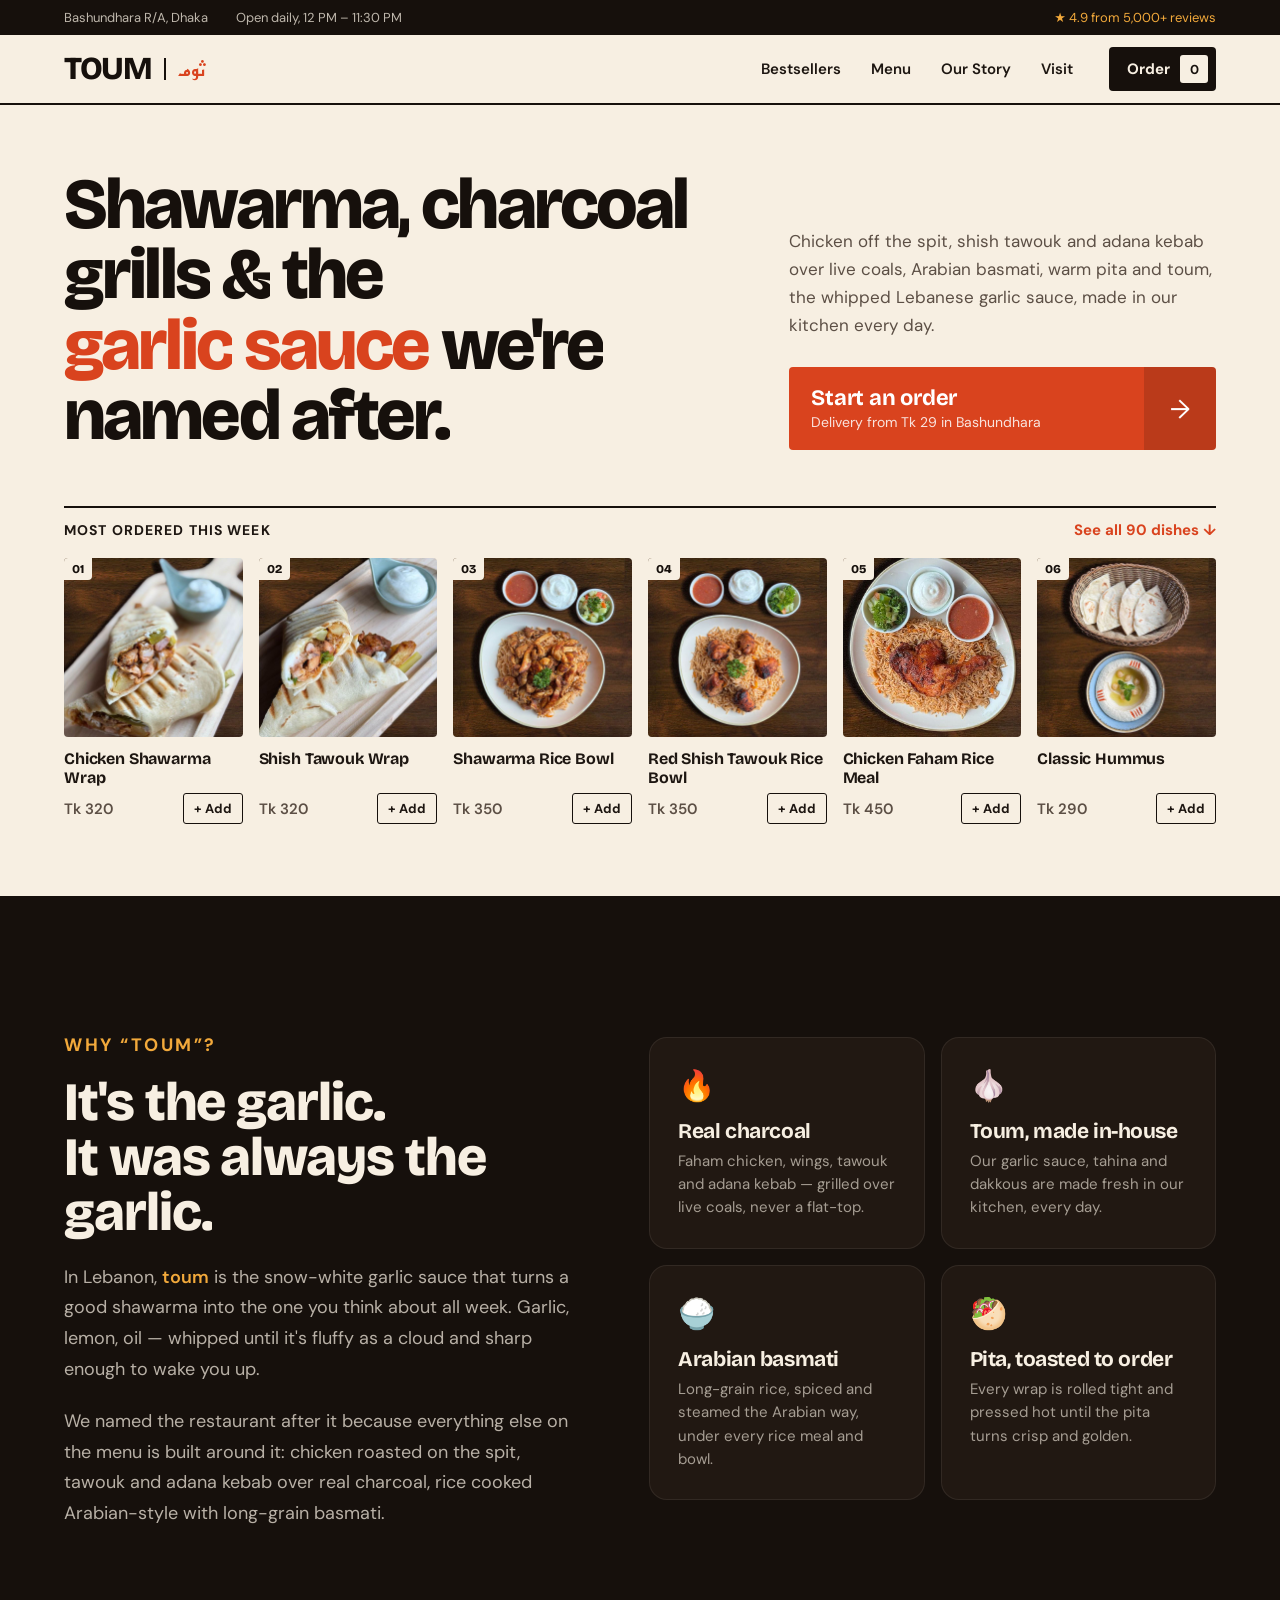
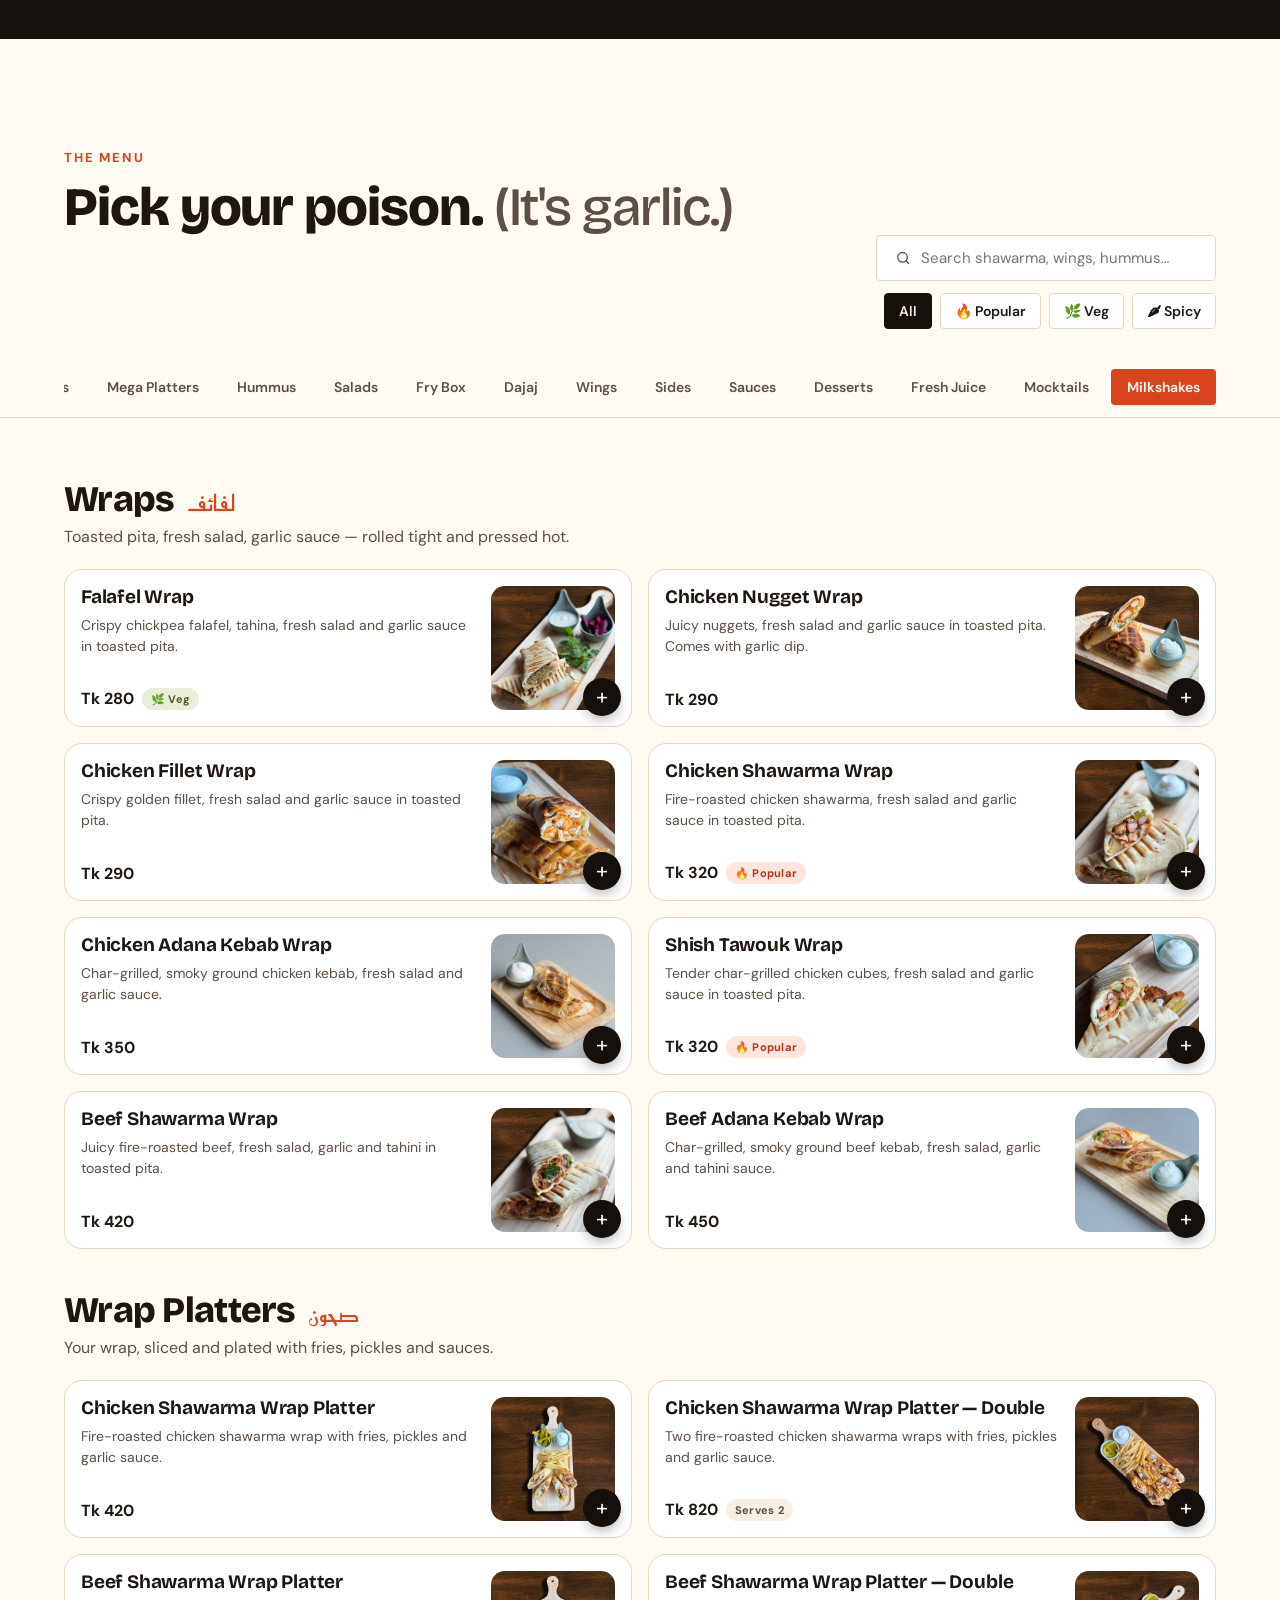
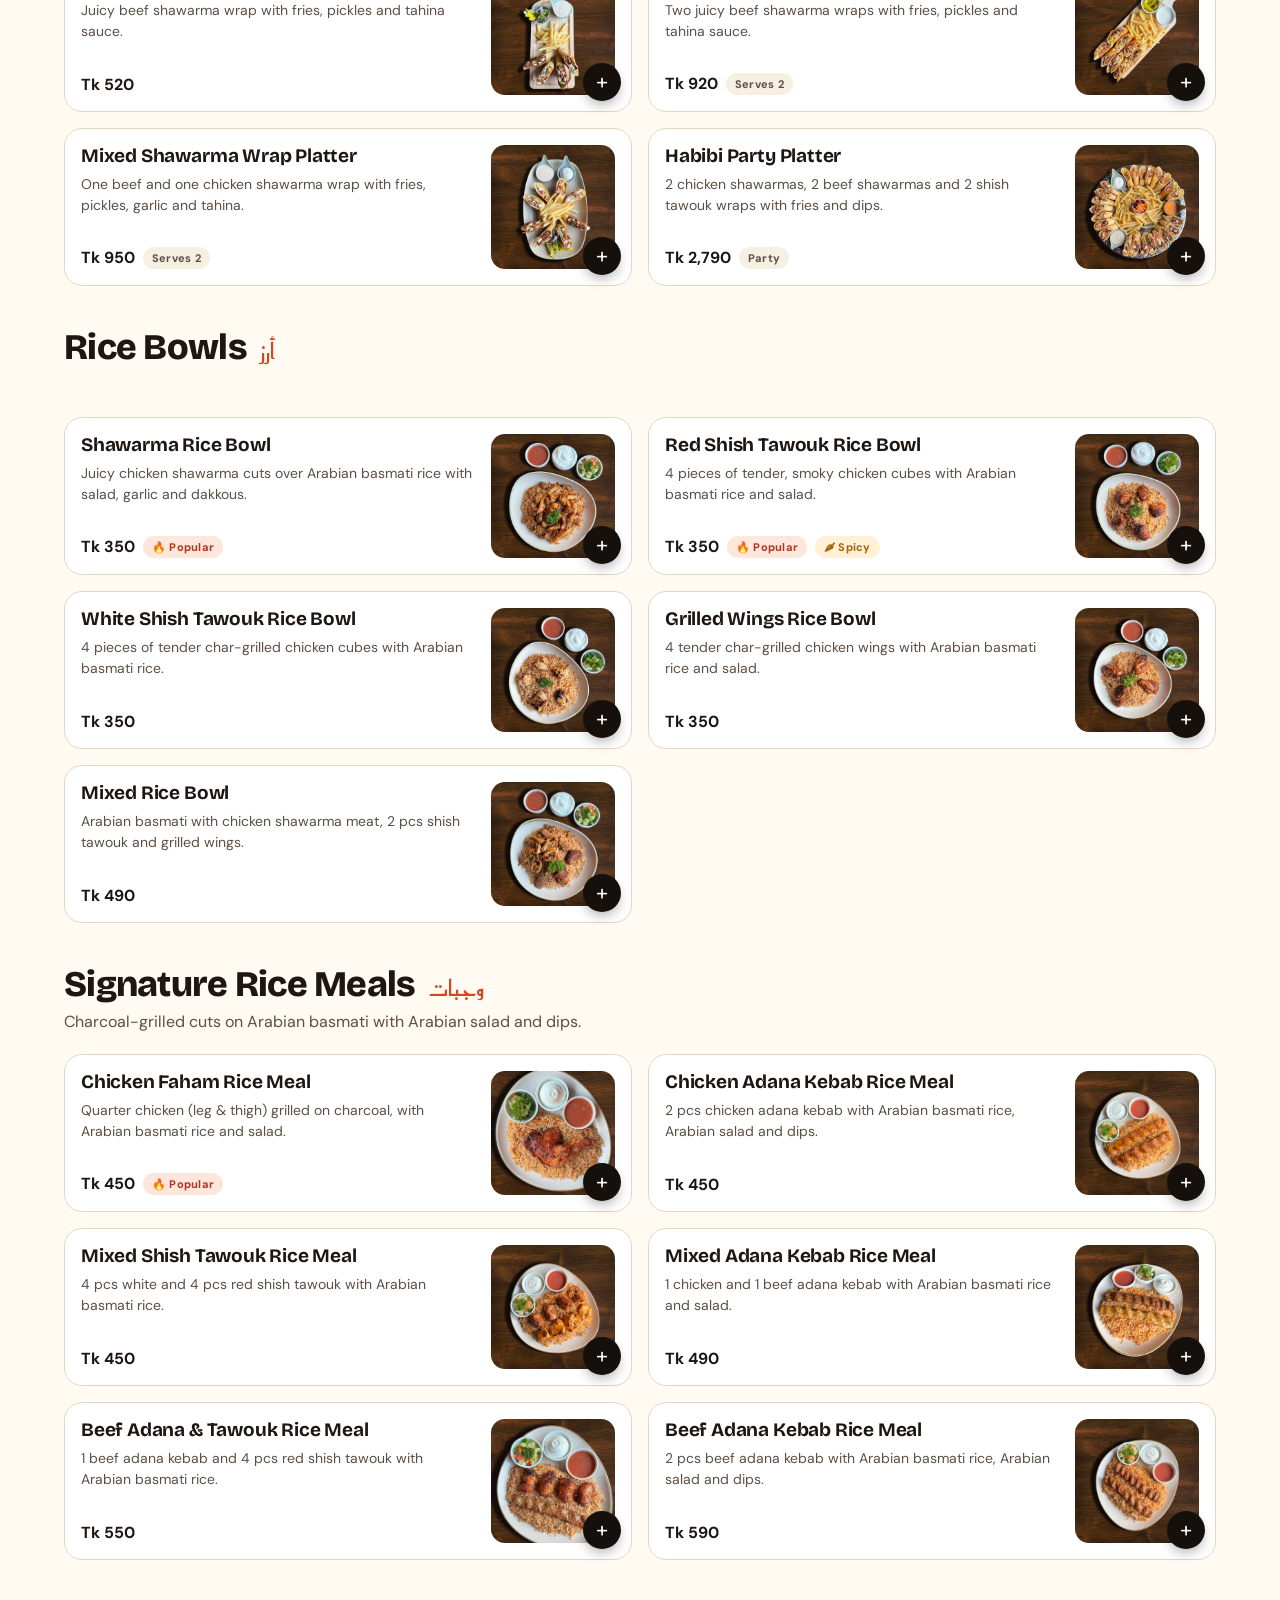
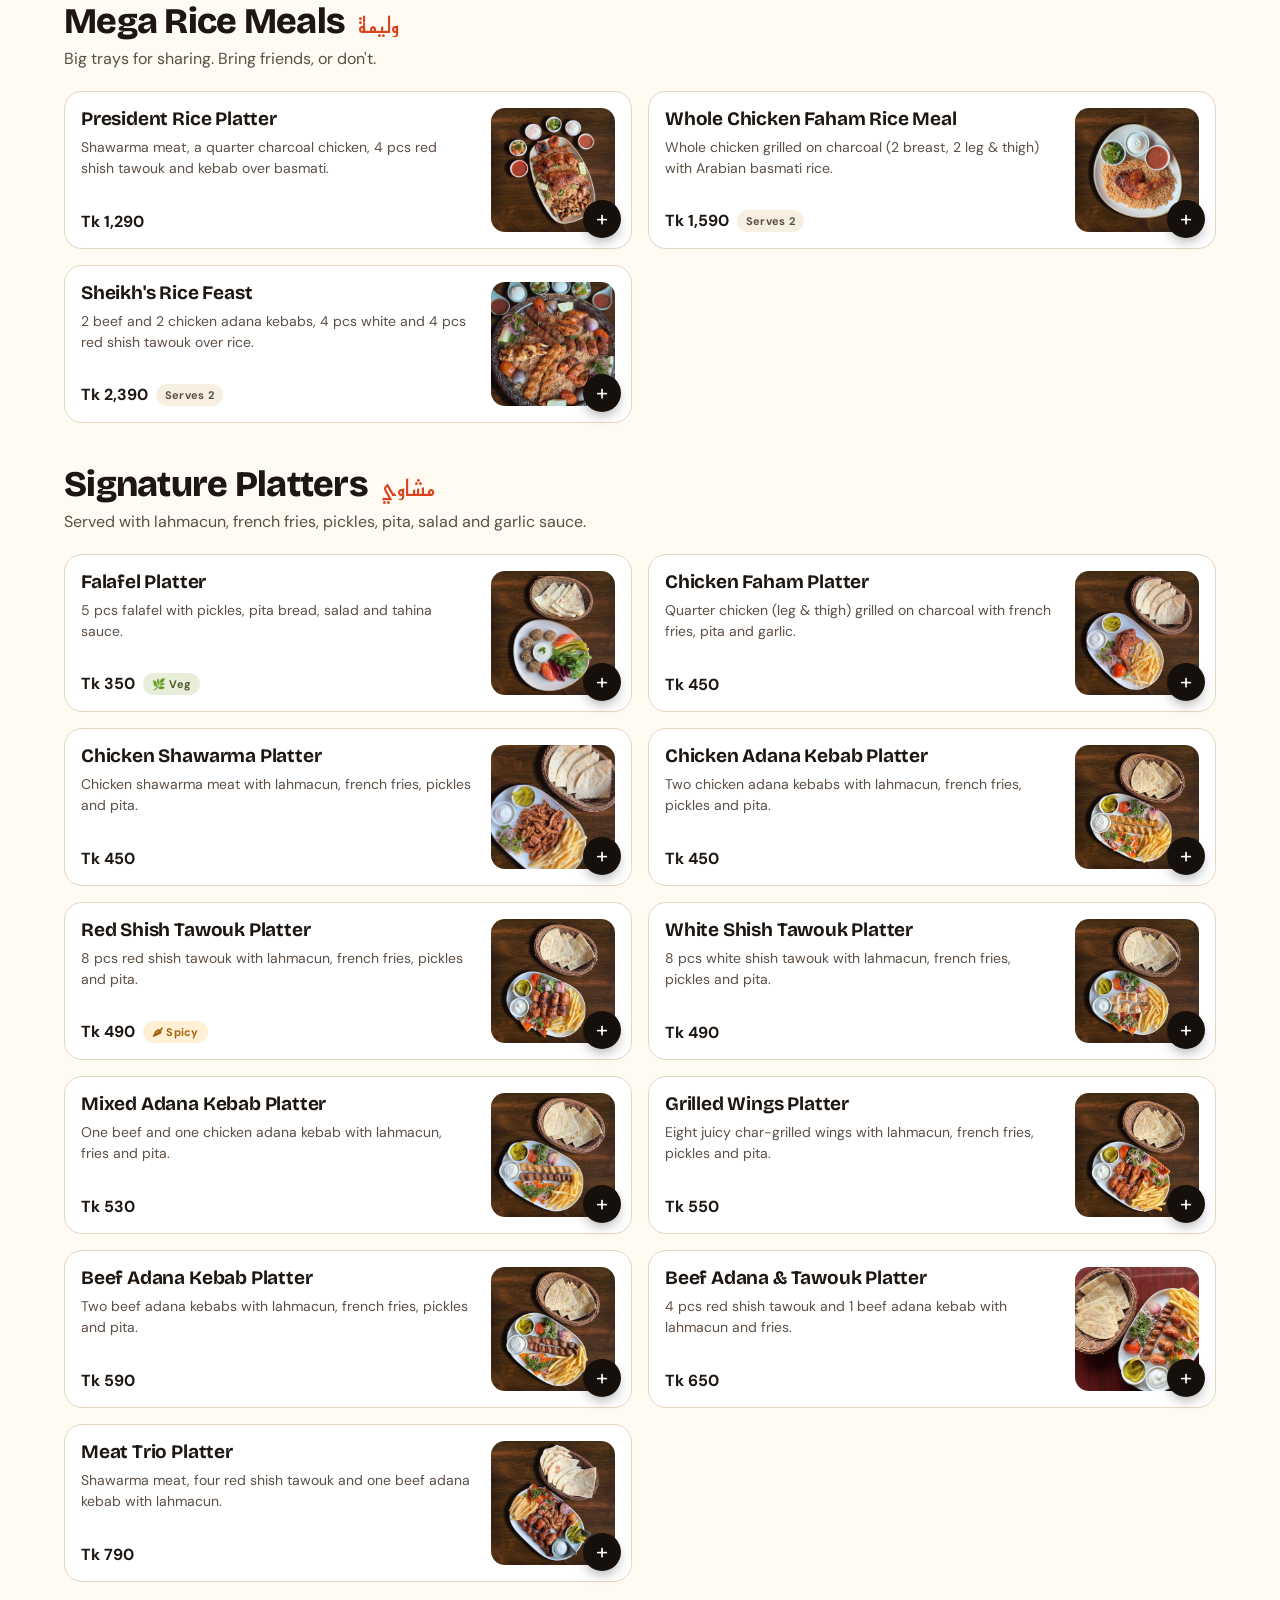
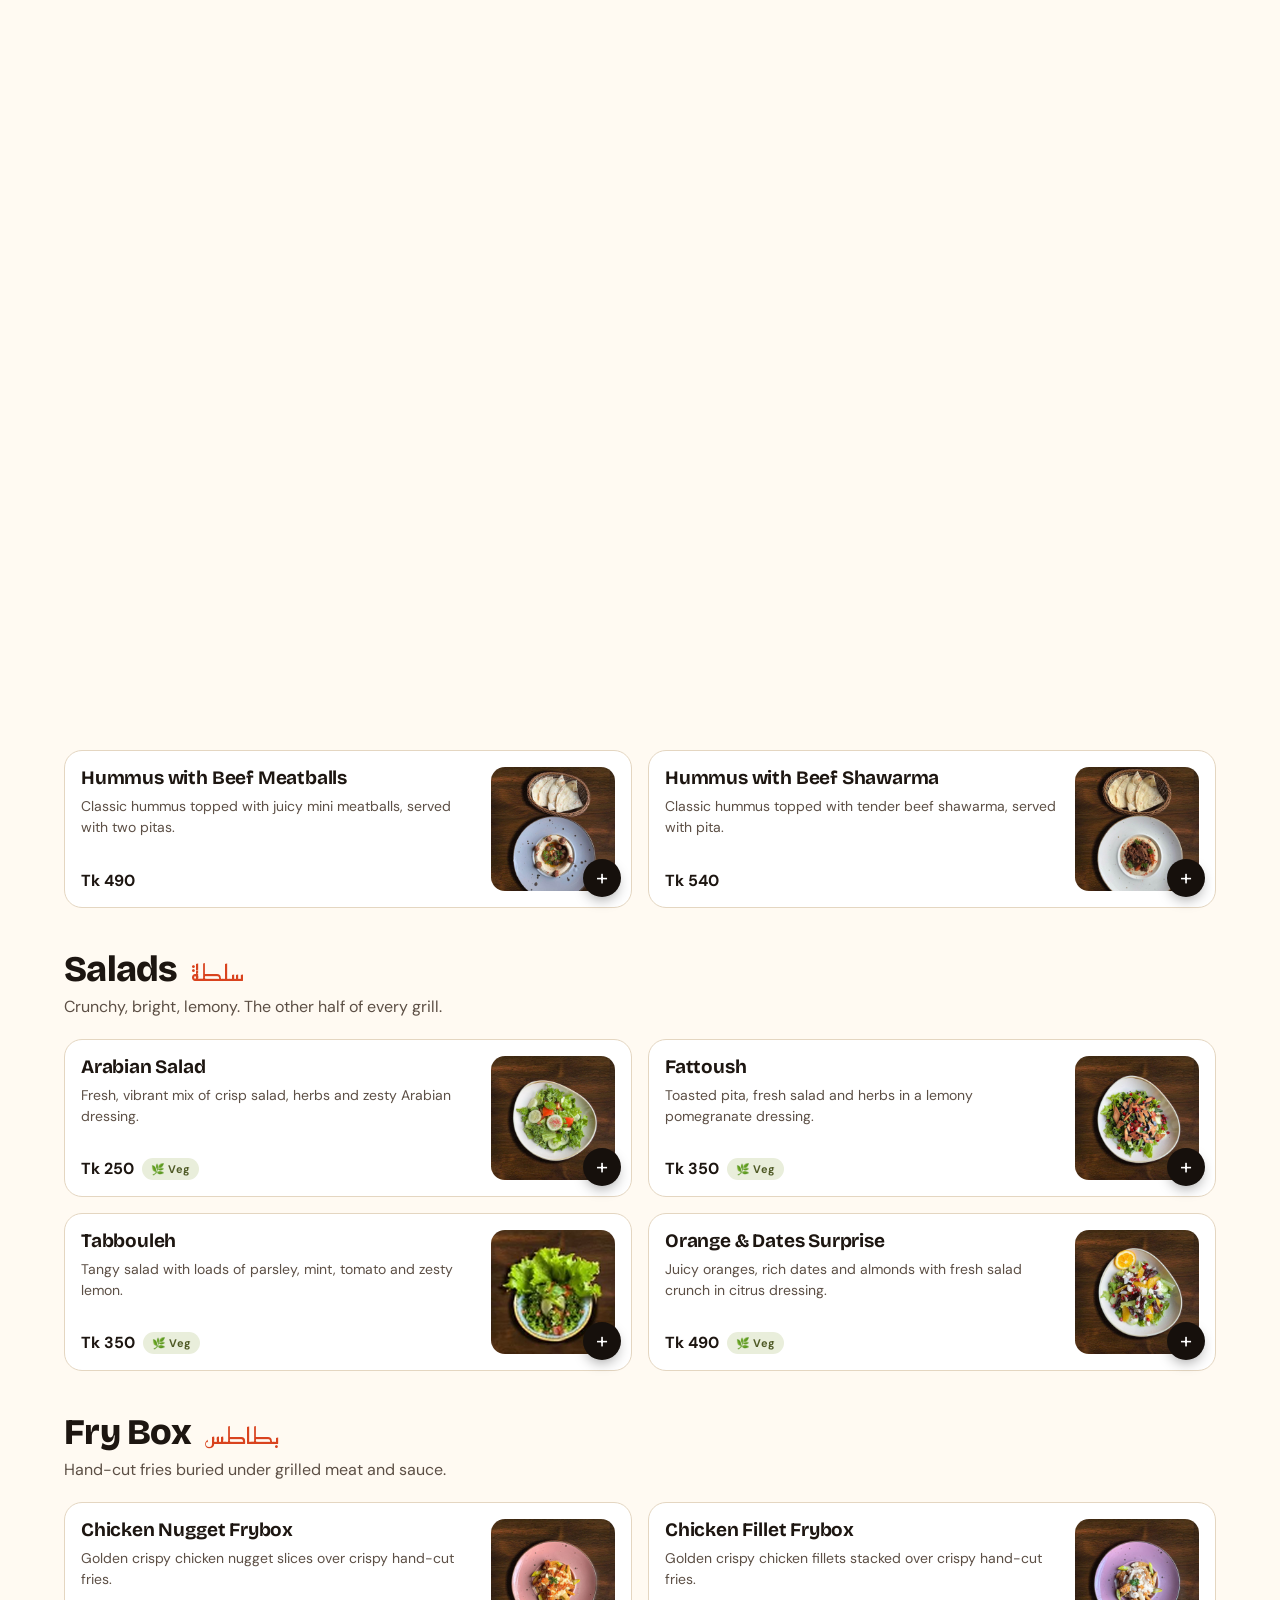
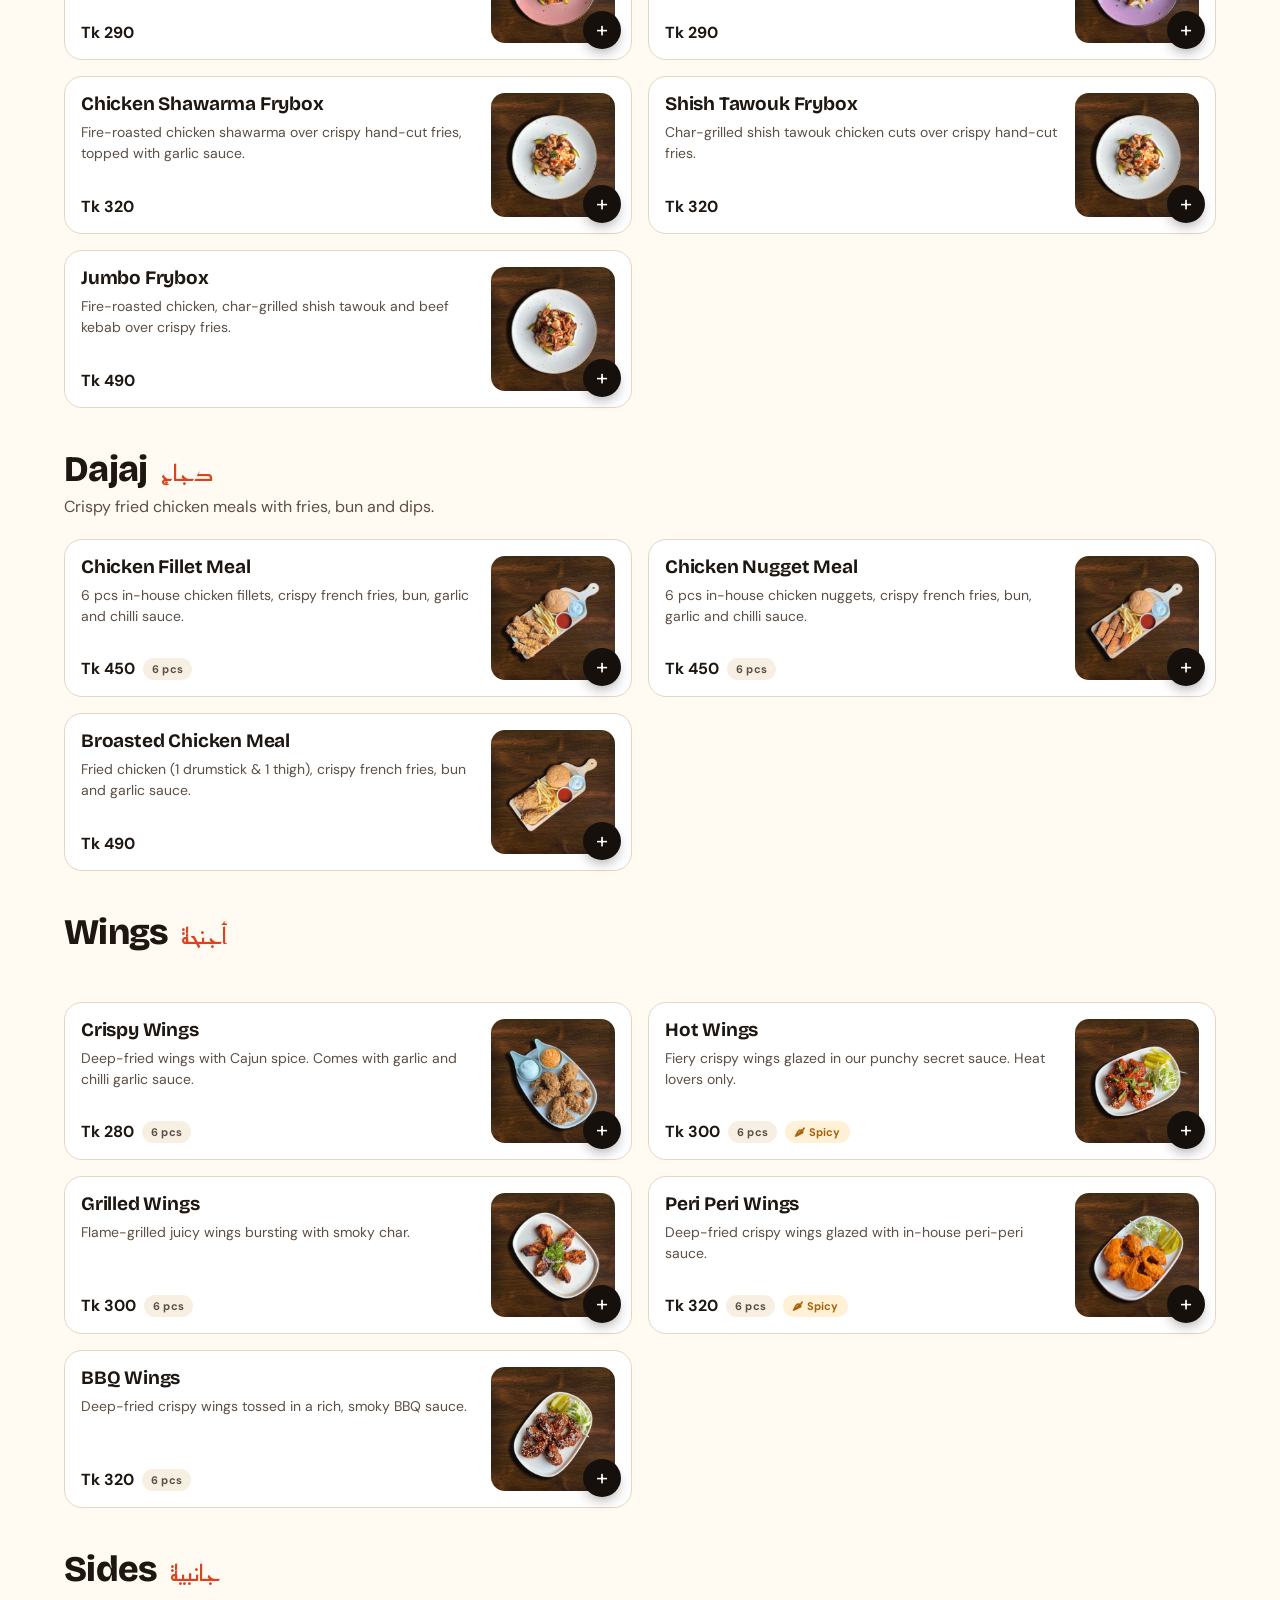
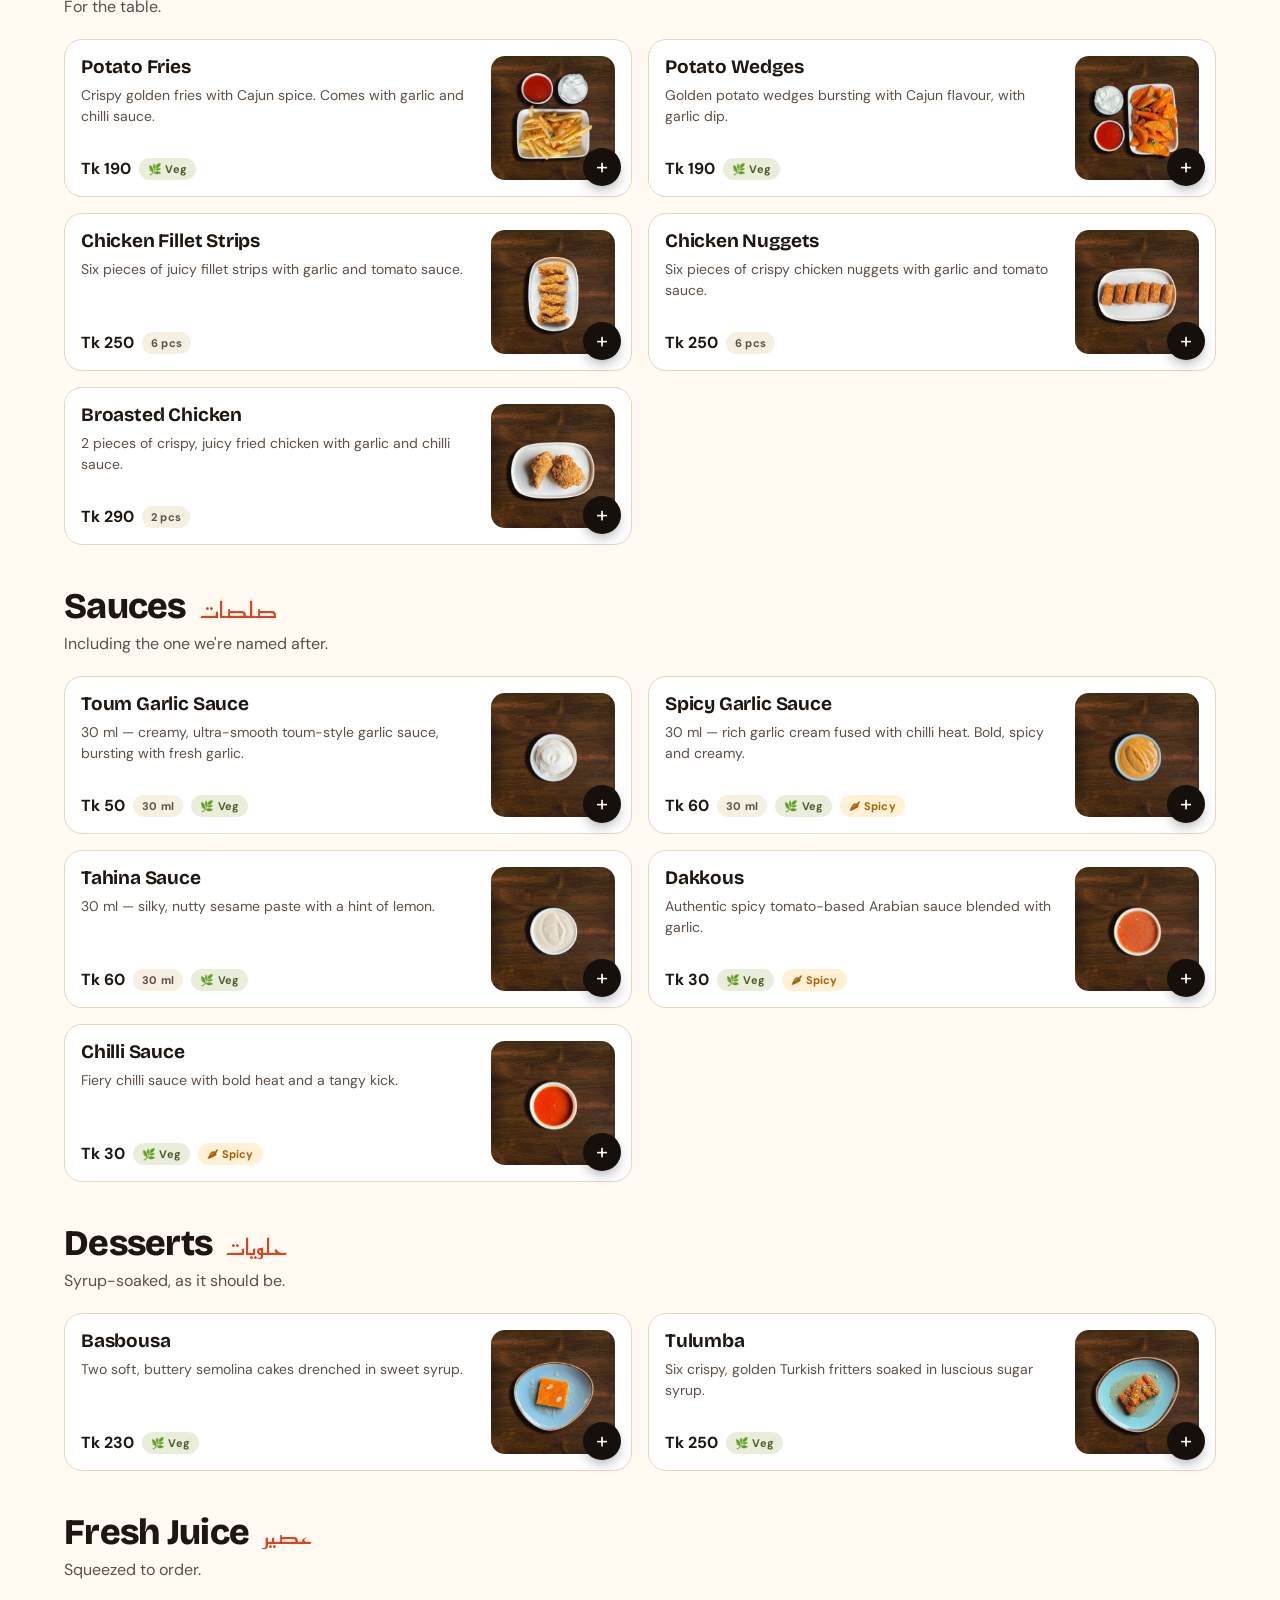
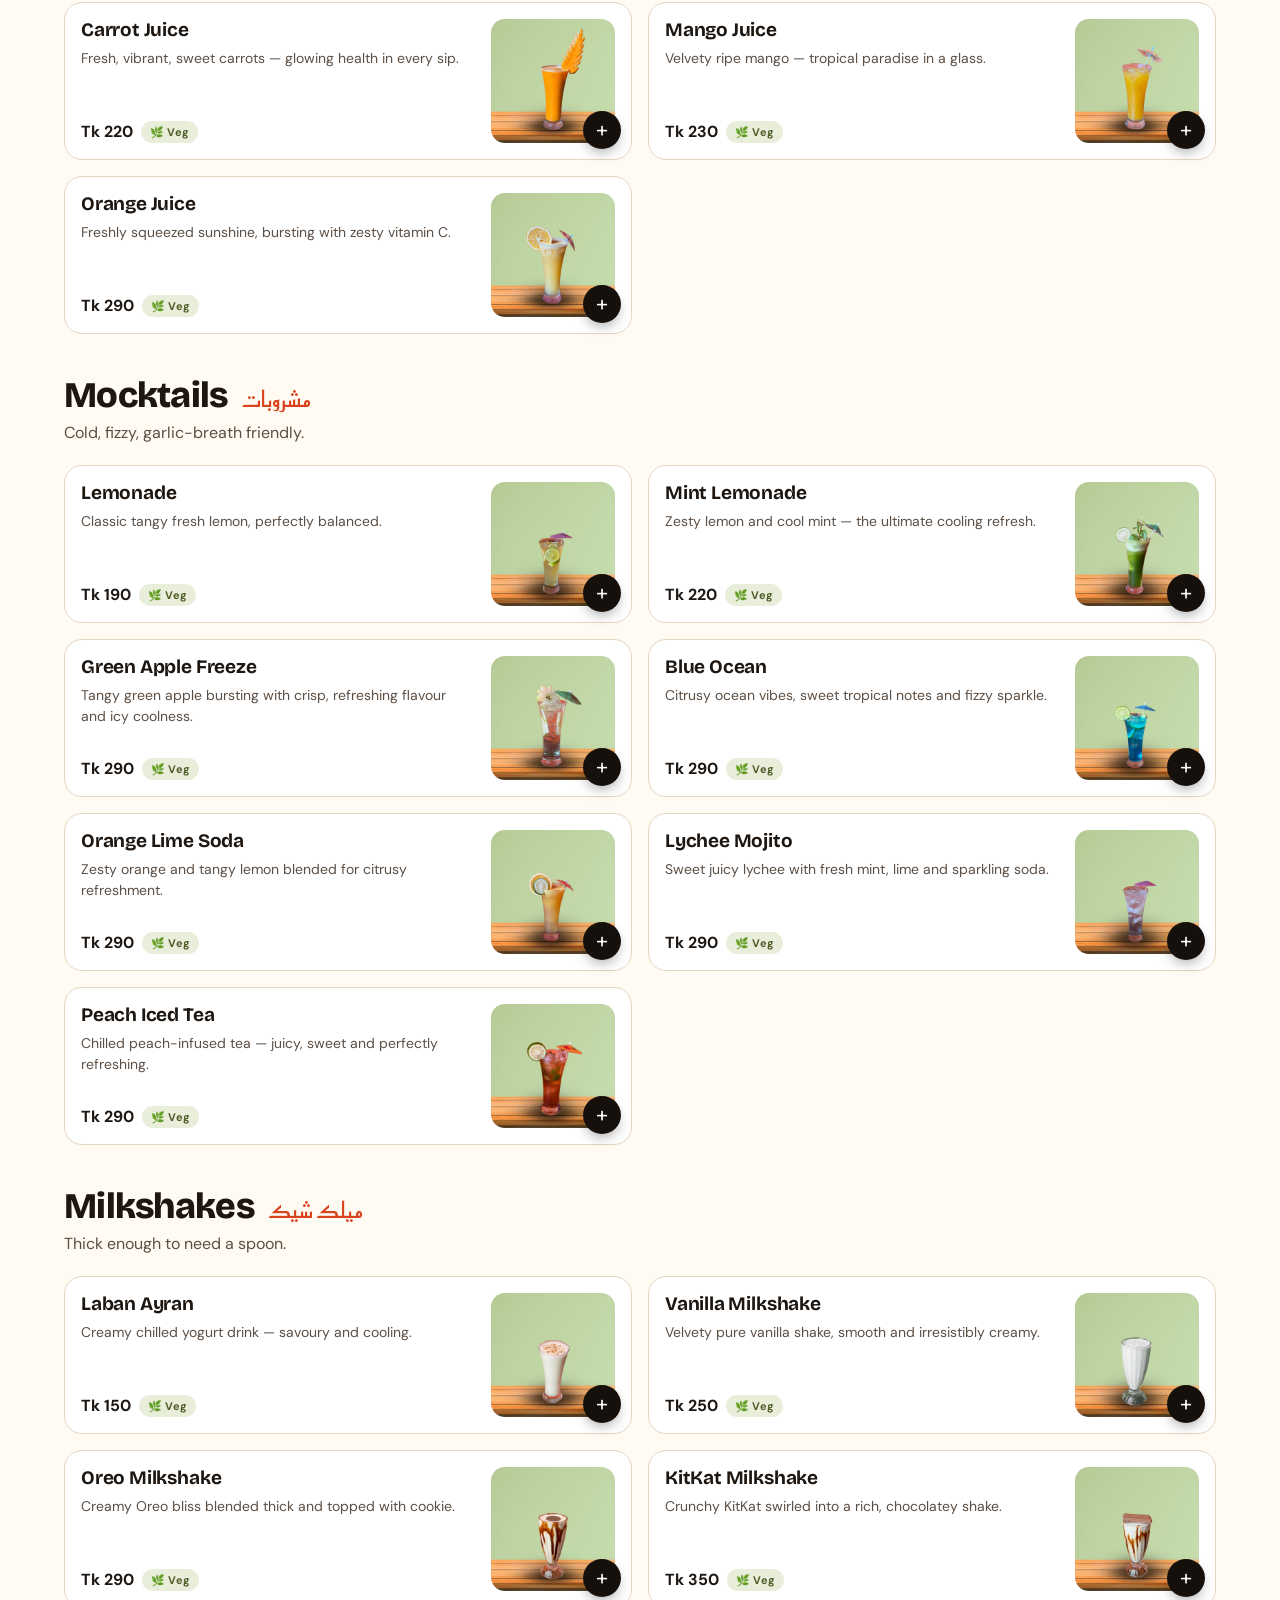
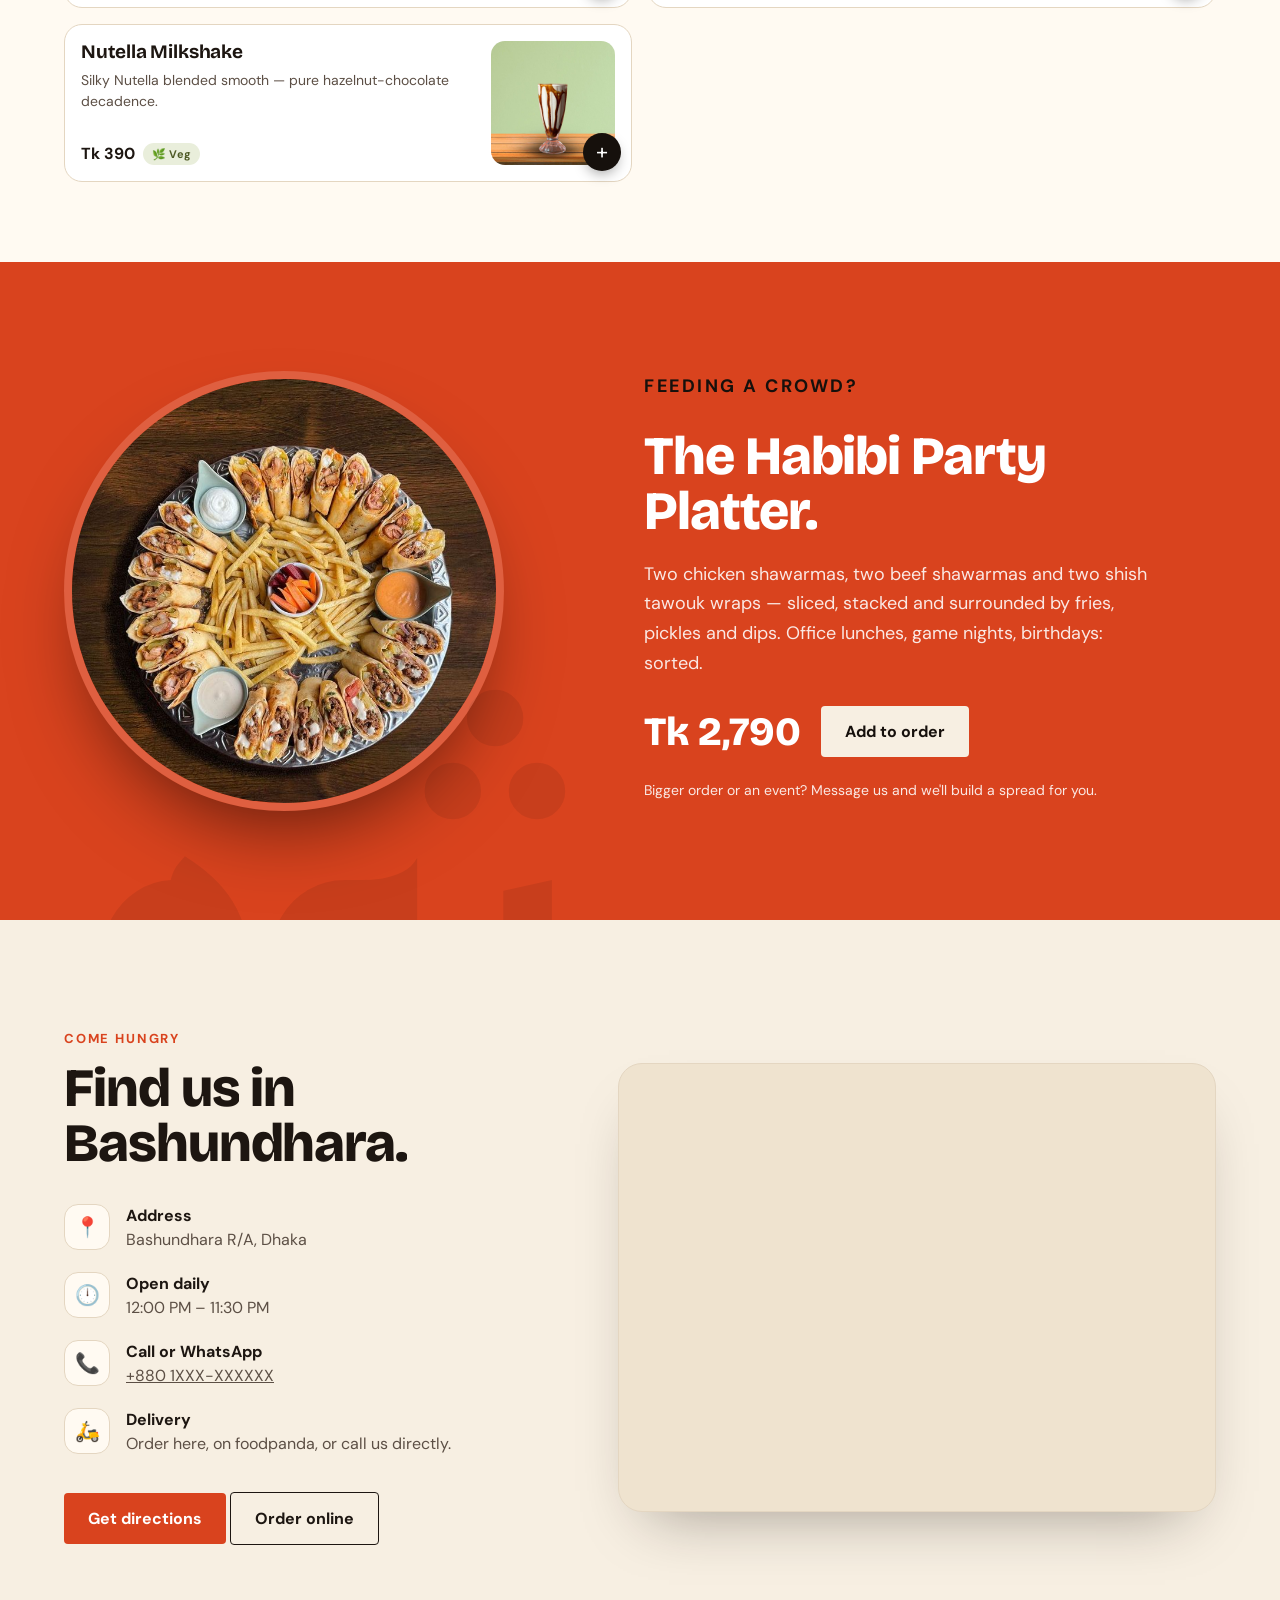
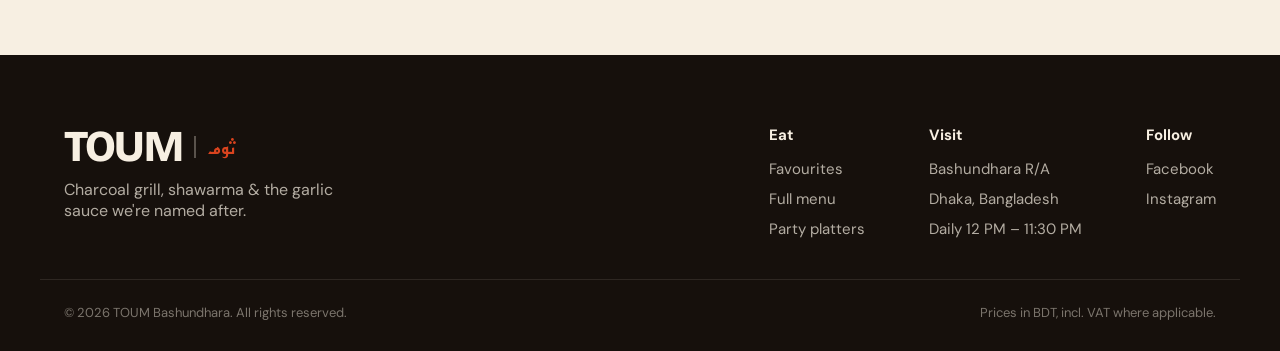
<file: index.html>
<!doctype html>
<html lang="en">
<head>
<meta charset="utf-8">
<meta name="viewport" content="width=device-width, initial-scale=1">
<title>TOUM — Charcoal Grill & Shawarma · Bashundhara</title>
<meta name="description" content="TOUM Bashundhara — charcoal-grilled shawarma, shish tawouk, adana kebab, faham chicken and the garlic sauce we're named after. Order online.">
<meta name="theme-color" content="#16100c">
<meta property="og:type" content="website">
<meta property="og:site_name" content="TOUM">
<meta property="og:title" content="TOUM — Charcoal Grill & Shawarma · Bashundhara">
<meta property="og:description" content="Charcoal-grilled shawarma, shish tawouk, adana kebab, faham chicken and the garlic sauce we're named after. Order straight to WhatsApp.">
<meta property="og:url" content="https://alvik1234567-commits.github.io/toum-bashundhara/">
<meta property="og:image" content="https://alvik1234567-commits.github.io/toum-bashundhara/img/og.jpg">
<meta property="og:image:width" content="1200">
<meta property="og:image:height" content="630">
<meta name="twitter:card" content="summary_large_image">
<link rel="icon" href="data:image/svg+xml,%3Csvg xmlns='http://www.w3.org/2000/svg' viewBox='0 0 64 64'%3E%3Crect width='64' height='64' rx='14' fill='%2316100c'/%3E%3Ctext x='32' y='44' font-family='Arial Black,Arial' font-weight='900' font-size='34' text-anchor='middle' fill='%23f7efe2'%3ET%3C/text%3E%3Ccircle cx='47' cy='18' r='6' fill='%23d9431e'/%3E%3C/svg%3E">
<link rel="preconnect" href="https://fonts.googleapis.com">
<link rel="preconnect" href="https://fonts.gstatic.com" crossorigin>
<link href="https://fonts.googleapis.com/css2?family=Bricolage+Grotesque:opsz,wght@12..96,500;12..96,700;12..96,800&family=DM+Sans:wght@400;500;600;700&family=Reem+Kufi:wght@500;700&display=swap" rel="stylesheet">
<link rel="stylesheet" href="style.css">
</head>
<body>

<!-- ============ NAV ============ -->
<div class="topstrip">
  <div class="wrap ts-in">
    <span>Bashundhara R/A, Dhaka</span>
    <span>Open daily, 12 PM – 11:30 PM</span>
    <span class="ts-r">★ 4.9 from 5,000+ reviews</span>
  </div>
</div>
<header class="nav" id="nav">
  <div class="wrap nav-in">
    <a href="#top" class="logo" aria-label="TOUM home">
      <span class="logo-word">TOUM</span>
      <span class="logo-ar">ثوم</span>
    </a>
    <nav class="nav-links" aria-label="Main">
      <a href="#popular">Bestsellers</a>
      <a href="#menu">Menu</a>
      <a href="#story">Our Story</a>
      <a href="#visit">Visit</a>
    </nav>
    <button class="cart-btn" id="cartOpen" aria-label="Open order">
      Order <span class="cart-count" id="cartCount">0</span>
    </button>
  </div>
</header>

<main id="top">
<!-- ============ HERO ============ -->
<section class="hero">
  <div class="wrap">
    <div class="hero-grid">
      <h1>Shawarma, charcoal grills &amp; the <span class="hl">garlic sauce</span> we're named&nbsp;after.</h1>
      <div class="hero-side">
        <p>Chicken off the spit, shish tawouk and adana kebab over live coals, Arabian basmati, warm pita and toum, the whipped Lebanese garlic sauce, made in our kitchen every day.</p>
        <a href="#menu" class="order-block">
          <span><b>Start an order</b><small>Delivery from Tk 29 in Bashundhara</small></span>
          <span class="arr" aria-hidden="true">→</span>
        </a>
      </div>
    </div>
  </div>
  <div class="wrap" id="popular">
    <div class="strip-head">
      <span>Most ordered this week</span>
      <a href="#menu">See all 90 dishes ↓</a>
    </div>
    <div class="strip" id="popGrid"></div>
  </div>
</section>

<!-- ============ STORY ============ -->
<section class="section dark story" id="story">
  <div class="wrap story-in">
    <div class="story-copy">
      <p class="kicker light">Why “Toum”?</p>
      <h2>It's the garlic.<br>It was always the garlic.</h2>
      <p>In Lebanon, <em>toum</em> is the snow-white garlic sauce that turns a good shawarma into the one you think about all week. Garlic, lemon, oil — whipped until it's fluffy as a cloud and sharp enough to wake you up.</p>
      <p>We named the restaurant after it because everything else on the menu is built around it: chicken roasted on the spit, tawouk and adana kebab over real charcoal, rice cooked Arabian-style with long-grain basmati.</p>
    </div>
    <div class="pillars">
      <div class="pillar">
        <div class="pillar-ic">🔥</div>
        <h3>Real charcoal</h3>
        <p>Faham chicken, wings, tawouk and adana kebab — grilled over live coals, never a flat-top.</p>
      </div>
      <div class="pillar">
        <div class="pillar-ic">🧄</div>
        <h3>Toum, made in-house</h3>
        <p>Our garlic sauce, tahina and dakkous are made fresh in our kitchen, every day.</p>
      </div>
      <div class="pillar">
        <div class="pillar-ic">🍚</div>
        <h3>Arabian basmati</h3>
        <p>Long-grain rice, spiced and steamed the Arabian way, under every rice meal and bowl.</p>
      </div>
      <div class="pillar">
        <div class="pillar-ic">🥙</div>
        <h3>Pita, toasted to order</h3>
        <p>Every wrap is rolled tight and pressed hot until the pita turns crisp and golden.</p>
      </div>
    </div>
  </div>
</section>

<!-- ============ MENU ============ -->
<section class="section menu-sec" id="menu">
  <div class="wrap">
    <div class="sec-head menu-head">
      <div>
        <p class="kicker">The menu</p>
        <h2>Pick your poison. <span class="muted">(It's garlic.)</span></h2>
      </div>
      <div class="menu-tools">
        <label class="search">
          <svg viewBox="0 0 24 24" width="18" height="18" fill="none" stroke="currentColor" stroke-width="2" stroke-linecap="round"><circle cx="11" cy="11" r="7"/><path d="m20 20-3.5-3.5"/></svg>
          <input id="search" type="search" placeholder="Search shawarma, wings, hummus…" autocomplete="off">
        </label>
        <div class="filters" role="group" aria-label="Filter">
          <button class="chip on" data-f="all">All</button>
          <button class="chip" data-f="p">🔥 Popular</button>
          <button class="chip" data-f="v">🌿 Veg</button>
          <button class="chip" data-f="s">🌶 Spicy</button>
        </div>
      </div>
    </div>
  </div>
  <div class="cat-bar" id="catBar"><div class="wrap"><div class="cat-scroll" id="catScroll"></div></div></div>
  <div class="wrap">
    <div id="menuBody"></div>
    <p class="empty" id="empty" hidden>Nothing matches that. Try “shawarma” or “wings”.</p>
  </div>
</section>

<!-- ============ PARTY ============ -->
<section class="party">
  <div class="wrap party-in">
    <div class="party-img"><img src="img/menu/habibi-party-platter.jpg" alt="Habibi Party Platter with six sliced wraps and fries"></div>
    <div class="party-copy">
      <p class="kicker light">Feeding a crowd?</p>
      <h2>The Habibi Party Platter.</h2>
      <p>Two chicken shawarmas, two beef shawarmas and two shish tawouk wraps — sliced, stacked and surrounded by fries, pickles and dips. Office lunches, game nights, birthdays: sorted.</p>
      <div class="party-row">
        <span class="party-price">Tk 2,790</span>
        <button class="btn btn-cream" data-add="habibi-party-platter">Add to order</button>
      </div>
      <p class="party-note">Bigger order or an event? Message us and we'll build a spread for you.</p>
    </div>
  </div>
</section>

<!-- ============ VISIT ============ -->
<section class="section cream" id="visit">
  <div class="wrap visit-in">
    <div class="visit-copy">
      <p class="kicker">Come hungry</p>
      <h2>Find us in Bashundhara.</h2>
      <ul class="info">
        <li><span>📍</span><div><b>Address</b><br>Bashundhara R/A, Dhaka</div></li>
        <li><span>🕛</span><div><b>Open daily</b><br>12:00 PM – 11:30 PM</div></li>
        <li><span>📞</span><div><b>Call or WhatsApp</b><br><a href="tel:+8801XXXXXXXXX" class="ph">+880 1XXX-XXXXXX</a></div></li>
        <li><span>🛵</span><div><b>Delivery</b><br>Order here, on foodpanda, or call us directly.</div></li>
      </ul>
      <div class="hero-cta">
        <a class="btn btn-fire" href="https://www.google.com/maps/search/?api=1&query=TOUM+Bashundhara+Dhaka" target="_blank" rel="noopener">Get directions</a>
        <a class="btn btn-dark-ghost" href="#menu">Order online</a>
      </div>
    </div>
    <div class="map">
      <iframe title="TOUM Bashundhara on Google Maps" loading="lazy" referrerpolicy="no-referrer-when-downgrade" src="https://www.google.com/maps?q=TOUM+Bashundhara+Dhaka&output=embed"></iframe>
    </div>
  </div>
</section>
</main>

<!-- ============ FOOTER ============ -->
<footer class="footer">
  <div class="wrap foot-in">
    <div>
      <div class="logo big"><span class="logo-word">TOUM</span><span class="logo-ar">ثوم</span></div>
      <p class="foot-tag">Charcoal grill, shawarma & the garlic sauce we're named after.</p>
    </div>
    <div class="foot-cols">
      <div><b>Eat</b><a href="#popular">Favourites</a><a href="#menu">Full menu</a><a href="#menu" data-jump="wrap-platters">Party platters</a></div>
      <div><b>Visit</b><span>Bashundhara R/A</span><span>Dhaka, Bangladesh</span><span>Daily 12 PM – 11:30 PM</span></div>
      <div><b>Follow</b><a href="#" aria-label="Facebook">Facebook</a><a href="#" aria-label="Instagram">Instagram</a></div>
    </div>
  </div>
  <div class="wrap foot-base"><span>© <span id="yr"></span> TOUM Bashundhara. All rights reserved.</span><span>Prices in BDT, incl. VAT where applicable.</span></div>
</footer>

<!-- ============ ITEM MODAL ============ -->
<div class="modal" id="modal" hidden>
  <div class="modal-bg" data-close></div>
  <div class="modal-card" role="dialog" aria-modal="true" aria-labelledby="mName">
    <button class="x" data-close aria-label="Close">×</button>
    <img id="mImg" alt="">
    <div class="modal-body">
      <div class="m-tags" id="mTags"></div>
      <h3 id="mName"></h3>
      <p id="mDesc"></p>
      <div class="m-row">
        <div class="qty"><button id="mMinus" aria-label="Less">−</button><span id="mQty">1</span><button id="mPlus" aria-label="More">+</button></div>
        <button class="btn btn-fire grow" id="mAdd">Add · <span id="mTotal"></span></button>
      </div>
    </div>
  </div>
</div>

<!-- ============ CART DRAWER ============ -->
<div class="drawer" id="drawer" aria-hidden="true">
  <div class="drawer-bg" data-dclose></div>
  <aside class="drawer-panel" role="dialog" aria-label="Your order">
    <div class="d-head"><h3>Your order</h3><button class="x" data-dclose aria-label="Close">×</button></div>
    <div class="d-items" id="dItems"></div>
    <div class="d-foot">
      <div class="d-line"><span>Subtotal</span><span id="dSub">Tk 0</span></div>
      <div class="d-line muted"><span>Delivery</span><span>Tk 29</span></div>
      <div class="d-line total"><span>Total</span><span id="dTotal">Tk 0</span></div>
      <button class="btn btn-wa" id="waBtn">
        <svg viewBox="0 0 24 24" width="20" height="20" fill="currentColor"><path d="M12 2a10 10 0 0 0-8.6 15.1L2 22l5-1.3A10 10 0 1 0 12 2Zm0 18.2a8.2 8.2 0 0 1-4.2-1.2l-.3-.2-3 .8.8-2.9-.2-.3A8.2 8.2 0 1 1 12 20.2Zm4.5-6.1c-.2-.1-1.5-.7-1.7-.8-.2-.1-.4-.1-.6.1l-.8 1c-.1.2-.3.2-.5.1a6.7 6.7 0 0 1-3.3-2.9c-.3-.4.3-.4.7-1.4.1-.2 0-.3 0-.4l-.8-1.8c-.2-.5-.4-.4-.6-.4h-.5a1 1 0 0 0-.7.3 3 3 0 0 0-.9 2.2c0 1.3.9 2.5 1 2.7.1.2 1.8 2.8 4.4 3.9 1.6.7 2.3.8 3.1.6.5-.1 1.5-.6 1.7-1.2.2-.6.2-1.1.2-1.2-.1-.1-.3-.2-.5-.3Z"/></svg>
        Send order on WhatsApp
      </button>
      <p class="d-note">Opens WhatsApp with your order pre-filled. We confirm and deliver.</p>
    </div>
  </aside>
</div>

<button class="fab" id="fab" hidden aria-label="View order"><span id="fabCount">0</span> items · <b id="fabTotal">Tk 0</b> <span aria-hidden="true">→</span></button>
<div class="toast" id="toast" role="status" aria-live="polite"></div>

<script src="menu.js"></script>
<script src="app.js"></script>
<script src="anim.js"></script>
</body>
</html>
</file>
<file: style.css>
:root{
  --char:#16100c; --char-2:#211812; --char-3:#2d211a;
  --cream:#f7efe2; --cream-2:#efe3cf; --paper:#fffaf2;
  --fire:#d9431e; --fire-2:#f0612f; --saffron:#f2a93b; --olive:#6f7d3c;
  --ink:#1d1611; --ink-2:#5c4f45; --line:#e4d6c1;
  --display:"Bricolage Grotesque",system-ui,sans-serif;
  --body:"DM Sans",system-ui,sans-serif;
  --ar:"Reem Kufi",serif;
  --r:18px;
}
*{box-sizing:border-box;margin:0;padding:0}
html{scroll-behavior:smooth;scroll-padding-top:140px}
body{font-family:var(--body);color:var(--ink);background:var(--paper);-webkit-font-smoothing:antialiased;overflow-x:hidden}
img{display:block;max-width:100%}
a{color:inherit}
button{font:inherit;cursor:pointer;border:0;background:none;color:inherit}
.wrap{max-width:1200px;margin:0 auto;padding:0 24px}
h1,h2,h3{font-family:var(--display);letter-spacing:-.02em;line-height:1.02}
h2{font-size:clamp(32px,4.4vw,54px);font-weight:800}
.muted{color:var(--ink-2);font-weight:500}
.kicker{font-weight:700;font-size:13px;letter-spacing:.14em;text-transform:uppercase;color:var(--fire);margin-bottom:14px}
.kicker.light{color:var(--saffron)}
.section{padding:110px 0}
.cream{background:var(--cream)}
.dark{background:var(--char);color:var(--cream)}

/* buttons */
.btn{display:inline-flex;align-items:center;justify-content:center;gap:10px;padding:15px 24px;border-radius:4px;font-weight:700;font-size:16px;text-decoration:none;transition:transform .2s,background .2s,box-shadow .2s;white-space:nowrap}
.btn-fire{background:var(--fire);color:#fff}
.btn-fire:hover{background:var(--fire-2)}
.btn-ghost{border:1.5px solid rgba(247,239,226,.3);color:var(--cream)}
.btn-ghost:hover{border-color:var(--cream)}
.btn-dark-ghost{border:1.5px solid var(--ink);color:var(--ink)}
.btn-cream{background:var(--cream);color:var(--char)}
.btn-wa{background:#1fae58;color:#fff;width:100%}
.btn-wa:hover{background:#25c464}
.btn-wa:disabled{opacity:.4;transform:none;cursor:not-allowed}

/* ---------- TOP STRIP + NAV ---------- */
.topstrip{background:var(--char);color:rgba(247,239,226,.75);font-size:13px}
.ts-in{display:flex;gap:28px;padding-top:9px;padding-bottom:9px}
.ts-r{margin-left:auto;color:var(--saffron)}
.nav{position:sticky;top:0;z-index:50;background:var(--cream);border-bottom:2px solid var(--char)}
.nav-in{display:flex;align-items:center;gap:36px;height:68px}
.logo{display:flex;align-items:center;gap:12px;text-decoration:none;color:var(--char)}
.logo-word{font-family:var(--display);font-weight:800;font-size:32px;letter-spacing:-.04em;line-height:1}
.logo-ar{font-family:var(--ar);font-size:22px;color:var(--fire);line-height:1;padding-left:12px;border-left:2px solid var(--char)}
.footer .logo{color:var(--cream)}
.footer .logo-ar{border-color:rgba(247,239,226,.3)}
.nav-links{display:flex;gap:30px;margin-left:auto}
.nav-links a{text-decoration:none;font-weight:600;font-size:15px;color:var(--ink)}
.nav-links a:hover{color:var(--fire)}
.cart-btn{display:flex;align-items:center;gap:10px;background:var(--char);color:var(--cream);height:44px;padding:0 8px 0 18px;border-radius:4px;font-weight:700;font-size:15px}
.cart-btn:hover{background:var(--fire)}
.cart-count{background:var(--cream);color:var(--char);min-width:28px;height:28px;border-radius:3px;display:grid;place-items:center;font-size:13px;padding:0 6px}
.cart-count.bump{animation:bump .4s}
@keyframes bump{50%{transform:scale(1.3)}}

/* ---------- HERO ---------- */
.hero{background:var(--cream);padding:64px 0 72px;border-bottom:2px solid var(--char)}
.hero-grid{display:grid;grid-template-columns:1.55fr 1fr;gap:64px;align-items:end;padding-bottom:56px}
.hero h1{font-size:clamp(40px,5.6vw,80px);font-weight:800;letter-spacing:-.04em;line-height:.98;color:var(--char)}
.hero h1 .hl{color:var(--fire)}
.hero-side p{font-size:17px;line-height:1.65;color:var(--ink-2);margin-bottom:28px}
.order-block{display:flex;align-items:stretch;text-decoration:none;background:var(--fire);color:#fff;border-radius:4px;overflow:hidden;transition:background .2s}
.order-block>span:first-child{flex:1;padding:18px 22px}
.order-block b{display:block;font-family:var(--display);font-size:22px;letter-spacing:-.01em}
.order-block small{font-size:14px;opacity:.85}
.order-block .arr{display:grid;place-items:center;width:72px;background:rgba(0,0,0,.14);font-size:26px;transition:width .2s}
.order-block:hover{background:#c23a18}
.order-block:hover .arr{width:84px}

.strip-head{display:flex;justify-content:space-between;align-items:baseline;border-top:2px solid var(--char);padding-top:14px;margin-bottom:18px;font-weight:700;font-size:14px;text-transform:uppercase;letter-spacing:.08em}
.strip-head a{text-decoration:none;color:var(--fire);text-transform:none;letter-spacing:0;font-size:15px}
.strip{display:grid;grid-template-columns:repeat(6,1fr);gap:16px}
.sitem{cursor:pointer;text-align:left}
.sitem-img{position:relative;aspect-ratio:1;overflow:hidden;border-radius:4px;background:var(--char)}
.sitem-img img{width:100%;height:100%;object-fit:cover;transition:transform .5s}
.sitem:hover .sitem-img img{transform:scale(1.05)}
.sitem .num{position:absolute;top:0;left:0;background:var(--cream);color:var(--char);font-weight:800;font-size:12px;padding:4px 8px;border-bottom-right-radius:4px;font-family:var(--display)}
.sitem h3{font-size:16px;font-weight:700;letter-spacing:-.01em;margin:12px 0 6px;line-height:1.2;min-height:2.4em}
.sitem-row{display:flex;justify-content:space-between;align-items:center}
.sitem-row span{font-weight:600;color:var(--ink-2);font-size:15px}
.sitem-row button{font-weight:700;font-size:13px;padding:6px 10px;border:1.5px solid var(--char);border-radius:3px}
.sitem-row button:hover{background:var(--char);color:var(--cream)}

/* ---------- STORY ---------- */
.story{position:relative;overflow:hidden}
.story-in{display:grid;grid-template-columns:1fr 1.1fr;gap:70px;align-items:center}
.story-copy p{color:rgba(247,239,226,.72);font-size:18px;line-height:1.7;margin-top:22px}
.story-copy em{color:var(--saffron);font-style:normal;font-weight:600}
.pillars{display:grid;grid-template-columns:1fr 1fr;gap:16px}
.pillar{background:var(--char-2);border:1px solid rgba(247,239,226,.08);border-radius:var(--r);padding:28px;transition:border-color .3s,transform .3s}
.pillar:hover{border-color:rgba(242,169,59,.4);transform:translateY(-4px)}
.pillar-ic{font-size:30px;margin-bottom:16px}
.pillar h3{font-size:21px;margin-bottom:8px;font-weight:700}
.pillar p{color:rgba(247,239,226,.62);line-height:1.55;font-size:15px}

/* ---------- MENU ---------- */
.menu-sec{padding-bottom:80px}
.menu-head{margin-bottom:28px;align-items:flex-end}
.menu-tools{display:flex;flex-direction:column;gap:12px;align-items:flex-end}
.search{display:flex;align-items:center;gap:10px;background:#fff;border:1.5px solid var(--line);border-radius:4px;padding:12px 18px;width:340px;max-width:100%;color:var(--ink-2);transition:border-color .2s}
.search:focus-within{border-color:var(--fire)}
.search input{border:0;outline:0;font:inherit;font-size:15px;width:100%;background:none;color:var(--ink)}
.filters{display:flex;gap:8px;flex-wrap:wrap}
.chip{padding:8px 14px;border-radius:4px;border:1.5px solid var(--line);font-size:14px;font-weight:600;background:#fff;transition:all .2s}
.chip:hover{border-color:var(--ink)}
.chip.on{background:var(--char);border-color:var(--char);color:var(--cream)}
.cat-bar{position:sticky;top:70px;z-index:20;background:rgba(255,250,242,.94);backdrop-filter:blur(12px);-webkit-backdrop-filter:blur(12px);border-bottom:1px solid var(--line);margin-bottom:20px}
.cat-scroll{display:flex;gap:6px;overflow-x:auto;padding:12px 0;scrollbar-width:none}
.cat-scroll::-webkit-scrollbar{display:none}
.cat{flex:none;padding:9px 16px;border-radius:4px;text-decoration:none;font-weight:600;font-size:14px;color:var(--ink-2);transition:all .2s;white-space:nowrap}
.cat:hover{color:var(--ink);background:var(--cream)}
.cat.on{background:var(--fire);color:#fff}
.cat-block{padding-top:44px}
.cat-title{display:flex;align-items:baseline;gap:14px;flex-wrap:wrap;margin-bottom:6px}
.cat-title h3{font-size:clamp(26px,3vw,36px);font-weight:800}
.cat-title .ar{font-family:var(--ar);color:var(--fire);font-size:22px}
.cat-blurb{color:var(--ink-2);margin-bottom:22px}
.items{display:grid;grid-template-columns:repeat(2,1fr);gap:16px}
.item{display:flex;gap:18px;background:#fff;border:1px solid var(--line);border-radius:var(--r);padding:16px;cursor:pointer;transition:transform .25s,box-shadow .25s,border-color .25s;text-align:left;align-items:stretch}
.item:hover{transform:translateY(-3px);box-shadow:0 18px 40px -22px rgba(29,22,17,.45);border-color:#d6c3a6}
.item-txt{flex:1;display:flex;flex-direction:column;min-width:0}
.item h4{font-family:var(--display);font-size:19px;font-weight:700;letter-spacing:-.01em;line-height:1.2}
.item p{color:var(--ink-2);font-size:14px;line-height:1.5;margin:6px 0 12px;display:-webkit-box;-webkit-line-clamp:2;-webkit-box-orient:vertical;overflow:hidden}
.item-meta{margin-top:auto;display:flex;align-items:center;gap:8px;flex-wrap:wrap}
.price-tag{font-weight:700;font-size:16px}
.badge{font-size:11px;font-weight:700;padding:4px 9px;border-radius:999px;letter-spacing:.02em}
.b-p{background:#fde6dc;color:#b3341a}
.b-v{background:#e9eedb;color:#4f5a26}
.b-s{background:#fff0d6;color:#a5620b}
.b-serve{background:var(--cream);color:var(--ink-2)}
.item-pic{position:relative;flex:none;width:124px;height:124px}
.item-pic img{width:100%;height:100%;object-fit:cover;border-radius:14px}
.item-add{position:absolute;right:-6px;bottom:-6px;width:38px;height:38px;border-radius:50%;background:var(--char);color:#fff;font-size:22px;display:grid;place-items:center;box-shadow:0 6px 14px -4px rgba(0,0,0,.4);transition:background .2s,transform .2s}
.item-add:hover{background:var(--fire);transform:scale(1.08)}
.item-add.in{background:var(--fire);font-size:14px;font-weight:700}
.empty{text-align:center;padding:60px 0;color:var(--ink-2);font-size:18px}

/* ---------- PARTY ---------- */
.party{background:var(--fire);color:#fff;padding:90px 0;position:relative;overflow:hidden}
.party::before{content:"ثوم";position:absolute;left:-3vw;bottom:-14vw;font-family:var(--ar);font-size:38vw;color:rgba(0,0,0,.08);line-height:1}
.party-in{position:relative;display:grid;grid-template-columns:1fr 1.1fr;gap:60px;align-items:center}
.party-img img{border-radius:50%;aspect-ratio:1;object-fit:cover;width:100%;max-width:440px;box-shadow:0 40px 80px -30px rgba(0,0,0,.6);border:8px solid rgba(255,255,255,.15);animation:spin 80s linear infinite}
.party .kicker.light{color:var(--char)}
.party-copy p{font-size:18px;line-height:1.65;color:rgba(255,255,255,.88);margin:20px 0 28px;max-width:520px}
.party-row{display:flex;align-items:center;gap:20px;flex-wrap:wrap}
.party-price{font-family:var(--display);font-size:40px;font-weight:800}
.party-note{font-size:14px!important;margin-top:22px!important;opacity:.8}

/* ---------- VISIT ---------- */
.visit-in{display:grid;grid-template-columns:1fr 1.2fr;gap:56px;align-items:center}
.info{list-style:none;margin:32px 0 36px;display:grid;gap:20px}
.info li{display:flex;gap:16px;align-items:flex-start;line-height:1.5;color:var(--ink-2)}
.info li>span{width:46px;height:46px;flex:none;border-radius:14px;background:var(--paper);display:grid;place-items:center;font-size:20px;border:1px solid var(--line)}
.info b{color:var(--ink)}
.map{border-radius:24px;overflow:hidden;aspect-ratio:4/3;background:var(--cream-2);border:1px solid var(--line);box-shadow:0 30px 60px -30px rgba(29,22,17,.4)}
.map iframe{width:100%;height:100%;border:0;filter:sepia(.25) saturate(.9)}

/* ---------- FOOTER ---------- */
.footer{background:var(--char);color:rgba(247,239,226,.7);padding:70px 0 30px}
.foot-in{display:flex;justify-content:space-between;gap:40px;flex-wrap:wrap;padding-bottom:40px;border-bottom:1px solid rgba(247,239,226,.1)}
.logo.big .logo-word{font-size:44px}
.foot-tag{margin-top:10px;max-width:300px}
.foot-cols{display:flex;gap:64px;flex-wrap:wrap}
.foot-cols div{display:flex;flex-direction:column;gap:10px;font-size:15px}
.foot-cols b{color:var(--cream);margin-bottom:4px}
.foot-cols a{text-decoration:none}
.foot-cols a:hover{color:var(--saffron)}
.foot-base{display:flex;justify-content:space-between;gap:12px;flex-wrap:wrap;padding-top:24px;font-size:13px;color:rgba(247,239,226,.45)}

/* ---------- MODAL ---------- */
.modal{position:fixed;inset:0;z-index:80;display:grid;place-items:center;padding:20px}
.modal[hidden]{display:none}
.modal-bg{position:absolute;inset:0;background:rgba(22,16,12,.7);backdrop-filter:blur(4px);animation:fade .25s}
.modal-card{position:relative;background:var(--paper);border-radius:26px;overflow:hidden;width:min(460px,100%);max-height:92vh;overflow-y:auto;animation:pop .3s cubic-bezier(.2,.9,.3,1.2)}
.modal-card img{width:100%;aspect-ratio:4/3;object-fit:cover}
.modal-body{padding:24px 26px 26px}
.modal-body h3{font-size:28px;font-weight:800;margin:10px 0 8px}
.modal-body p{color:var(--ink-2);line-height:1.6}
.m-tags{display:flex;gap:6px;flex-wrap:wrap}
.m-row{display:flex;gap:12px;margin-top:24px}
.grow{flex:1}
.qty{display:flex;align-items:center;border:1.5px solid var(--line);border-radius:4px;overflow:hidden}
.qty button{width:44px;height:52px;font-size:22px}
.qty button:hover{background:var(--cream)}
.qty span{min-width:26px;text-align:center;font-weight:700}
.x{position:absolute;top:14px;right:14px;width:40px;height:40px;border-radius:50%;background:rgba(255,250,242,.92);font-size:26px;line-height:1;z-index:2;color:var(--ink)}
@keyframes fade{from{opacity:0}}
@keyframes pop{from{opacity:0;transform:translateY(20px) scale(.96)}}

/* ---------- DRAWER ---------- */
.drawer{position:fixed;inset:0;z-index:90;pointer-events:none}
.drawer-bg{position:absolute;inset:0;background:rgba(22,16,12,.6);opacity:0;transition:opacity .3s}
.drawer-panel{position:absolute;top:0;right:0;bottom:0;width:min(420px,100%);background:var(--paper);display:flex;flex-direction:column;transform:translateX(100%);transition:transform .35s cubic-bezier(.2,.8,.2,1)}
.drawer.open{pointer-events:auto}
.drawer.open .drawer-bg{opacity:1}
.drawer.open .drawer-panel{transform:none}
.d-head{position:relative;padding:24px 24px 18px;border-bottom:1px solid var(--line)}
.d-head h3{font-size:26px;font-weight:800}
.d-head .x{top:18px}
.d-items{flex:1;overflow-y:auto;padding:8px 24px}
.d-item{display:flex;gap:14px;align-items:center;padding:14px 0;border-bottom:1px dashed var(--line)}
.d-item img{width:60px;height:60px;border-radius:12px;object-fit:cover}
.d-item .n{flex:1;min-width:0}
.d-item .n b{display:block;font-size:15px;line-height:1.3}
.d-item .n span{font-size:14px;color:var(--ink-2)}
.d-item .qty button{width:32px;height:34px;font-size:18px}
.d-empty{text-align:center;padding:70px 10px;color:var(--ink-2)}
.d-empty div{font-size:46px;margin-bottom:12px}
.d-foot{padding:20px 24px 24px;border-top:1px solid var(--line);background:#fff}
.d-line{display:flex;justify-content:space-between;margin-bottom:8px;font-size:15px}
.d-line.muted{color:var(--ink-2)}
.d-line.total{font-weight:800;font-size:19px;margin:14px 0 18px;font-family:var(--display)}
.d-note{font-size:12px;color:var(--ink-2);text-align:center;margin-top:10px}

/* fab + toast */
.fab{position:fixed;left:16px;right:16px;bottom:16px;z-index:60;background:var(--fire);color:#fff;padding:16px 20px;border-radius:4px;font-weight:600;display:none;justify-content:center;gap:6px}
.toast{position:fixed;left:50%;bottom:28px;transform:translate(-50%,24px);opacity:0;visibility:hidden;background:var(--char);color:var(--cream);padding:14px 22px;border-radius:4px;font-weight:600;font-size:15px;z-index:100;transition:transform .35s cubic-bezier(.2,.9,.3,1.2),opacity .25s,visibility .35s;box-shadow:0 14px 30px -10px rgba(0,0,0,.5);white-space:nowrap}
.toast.show{transform:translate(-50%,0);opacity:1;visibility:visible}

/* ---------- MOTION ---------- */
/* masked word rise */
.split .w{display:inline-block;overflow:hidden;vertical-align:top;padding-bottom:.12em;margin-bottom:-.12em}
.split .w>span{display:inline-block;transform:translateY(110%);transition:transform .95s cubic-bezier(.16,.84,.24,1)}
.split.in .w>span{transform:none}
/* fade-up (keyframes w/ backwards fill so hover transforms still work afterwards) */
.fx{opacity:0}
.fx.in{opacity:1;animation:fxUp .85s cubic-bezier(.16,.84,.24,1) var(--d,0s) backwards}
@keyframes fxUp{from{opacity:0;transform:translateY(26px)}to{opacity:1;transform:none}}
.fx-spin{opacity:0}
.fx-spin.in{opacity:1;animation:fxSpin 1.3s cubic-bezier(.16,.84,.24,1) backwards}
@keyframes fxSpin{from{opacity:0;transform:scale(.8) rotate(-40deg)}to{opacity:1;transform:none}}
/* hand-drawn underline under "garlic sauce" */
.hero .hl{position:relative;white-space:nowrap}
.scribble{position:absolute;left:-2%;bottom:.02em;width:104%;height:.16em;overflow:visible;pointer-events:none}
.scribble path{fill:none;stroke:var(--saffron);stroke-width:6;stroke-linecap:round;stroke-dasharray:340;stroke-dashoffset:340;animation:scribble 5s cubic-bezier(.65,0,.35,1) var(--d,1s) infinite backwards}
/* draw in left→right, hold, wipe out to the right, pause, repeat */
@keyframes scribble{0%{stroke-dashoffset:340}22%{stroke-dashoffset:0}72%{stroke-dashoffset:0}92%,100%{stroke-dashoffset:-340}}
/* bestseller rule draws across */
.strip-head{position:relative;border-top:0!important}
.strip-head::before{content:"";position:absolute;top:0;left:0;right:0;height:2px;background:var(--char);transform-origin:left;transform:scaleX(0);transition:transform 1.4s cubic-bezier(.6,0,.2,1) var(--d,0s)}
.strip-head.in::before{transform:none}
/* order block arrow nudge */
.order-block .arr{animation:nudge 2.4s ease-in-out 3s infinite}
@keyframes nudge{0%,70%,100%{text-indent:0}80%{text-indent:12px}90%{text-indent:-4px}}
/* menu photos breathe on hover */
.item-pic{overflow:visible}
.item-pic img{transition:transform .5s cubic-bezier(.16,.84,.24,1)}
.item:hover .item-pic img{transform:scale(1.04) rotate(-1deg)}
/* flying thumbnail */
.ghost{position:fixed;z-index:200;object-fit:cover;pointer-events:none;box-shadow:0 12px 30px -8px rgba(0,0,0,.5);will-change:transform}

/* ---------- RESPONSIVE ---------- */
@media (max-width:980px){
  .hero-grid,.story-in,.party-in,.visit-in{grid-template-columns:1fr}
  .hero-grid{gap:28px;padding-bottom:44px}
  .strip{grid-template-columns:repeat(3,1fr)}
  .items{grid-template-columns:1fr}
  .menu-tools{align-items:stretch;width:100%}
  .search{width:100%}
  .party-img{display:flex;justify-content:center}
  .party-img img{max-width:320px}
}
@media (max-width:760px){
  .nav-links{display:none}
  .cart-btn{margin-left:auto}
  .section{padding:76px 0}
  .wrap{padding:0 16px}
  .ts-in span:nth-child(2){display:none}
  .ts-in{font-size:12px;gap:12px}
  .hero{padding:40px 0 48px}
  .strip{display:flex;overflow-x:auto;scroll-snap-type:x mandatory;gap:12px;margin:0 -16px;padding:0 16px 4px;scrollbar-width:none}
  .strip::-webkit-scrollbar{display:none}
  .sitem{flex:0 0 150px;scroll-snap-align:start}
  .nav-in{height:60px;gap:16px}
  .logo-word{font-size:28px}
  .pillars{grid-template-columns:1fr}
  .item{padding:12px;gap:14px}
  .item-pic{width:100px;height:100px}
  .item h4{font-size:17px}
  .cat-bar{top:62px}
  .fab.has{display:flex}
  .toast{bottom:90px}
  .foot-cols{gap:36px}
}
@media (prefers-reduced-motion:reduce){*:not(.scribble path),*::before,*::after{animation:none!important;transition:none!important}.fx,.fx-spin{opacity:1}.split .w>span{transform:none}.strip-head::before{transform:none}}
</file>
